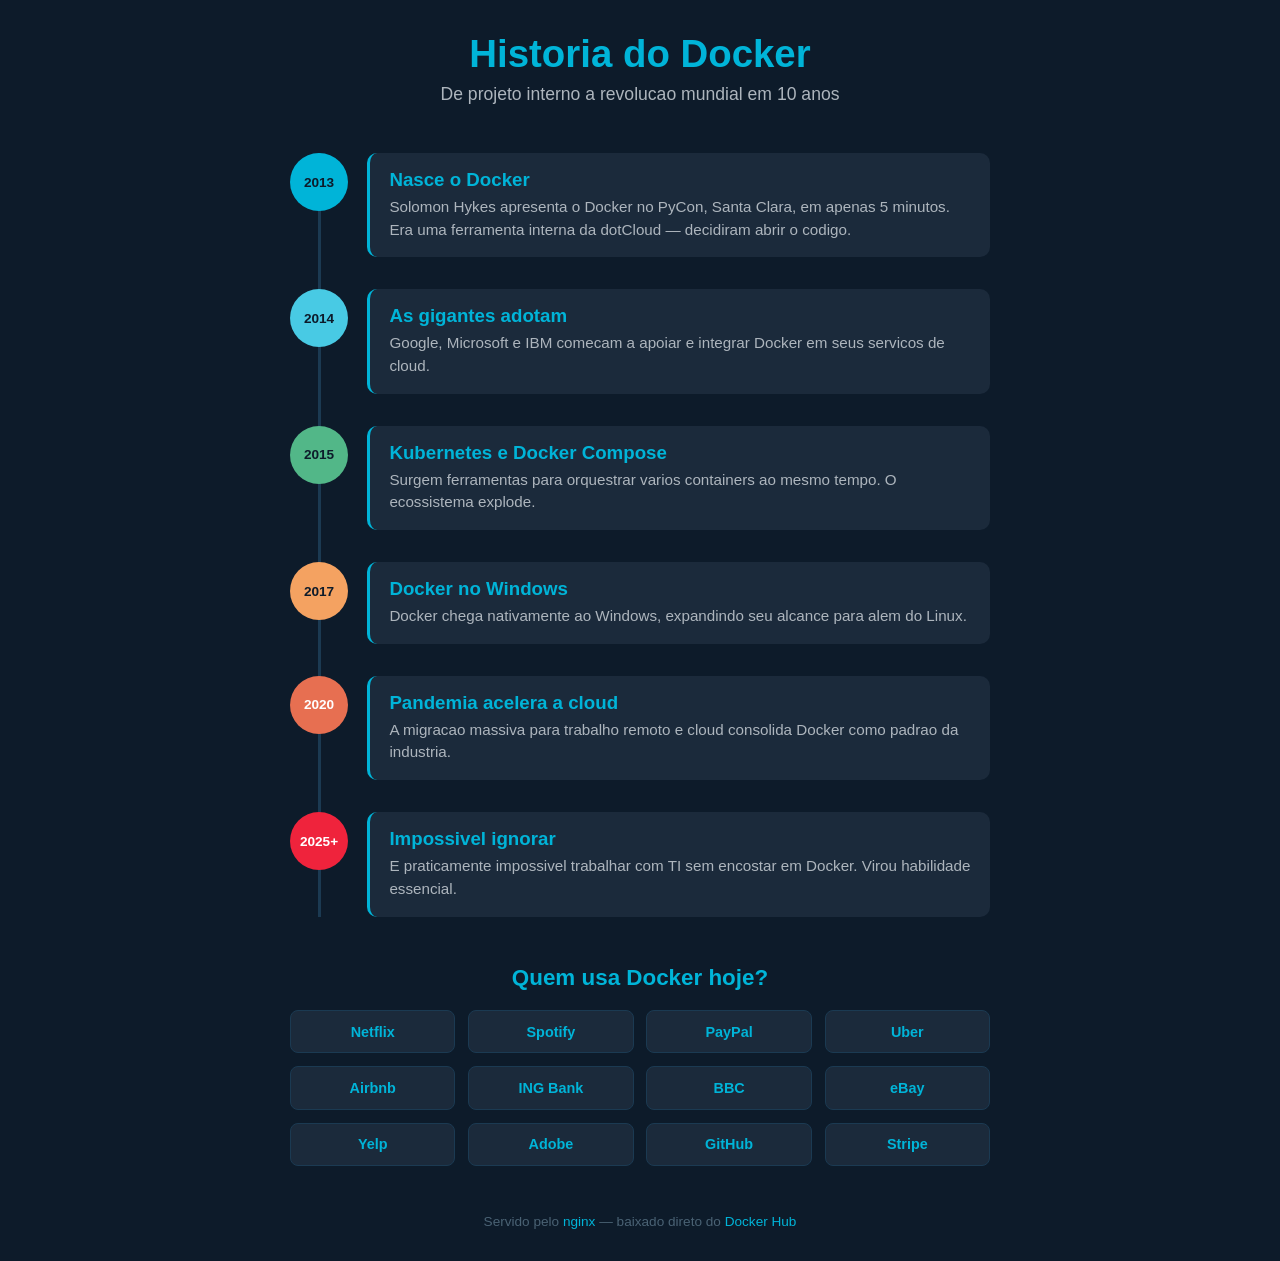
<file: capitulo-02/index.html>
<!DOCTYPE html>
<html lang="pt-BR">
<head>
  <meta charset="UTF-8">
  <meta name="viewport" content="width=device-width, initial-scale=1.0">
  <title>Historia do Docker</title>
  <style>
    * { box-sizing: border-box; margin: 0; padding: 0; }

    body {
      font-family: Arial, sans-serif;
      background: #0d1b2a;
      color: #fff;
      padding: 2rem;
    }

    header { text-align: center; margin-bottom: 3rem; }
    header h1 { color: #00b4d8; font-size: 2.4rem; }
    header p  { color: #adb5bd; margin-top: .5rem; font-size: 1.1rem; }

    /* TIMELINE */
    .timeline {
      position: relative;
      max-width: 700px;
      margin: 0 auto 3rem;
    }
    .timeline::before {
      content: '';
      position: absolute;
      left: 28px;
      top: 0; bottom: 0;
      width: 3px;
      background: #1b3a52;
    }
    .evento {
      display: flex;
      align-items: flex-start;
      gap: 1.2rem;
      margin-bottom: 2rem;
      position: relative;
    }
    .bolinha {
      min-width: 58px;
      height: 58px;
      border-radius: 50%;
      display: flex;
      align-items: center;
      justify-content: center;
      font-weight: bold;
      font-size: .85rem;
      z-index: 1;
    }
    .ano-2013 { background: #00b4d8; color: #0d1b2a; }
    .ano-2014 { background: #48cae4; color: #0d1b2a; }
    .ano-2015 { background: #52b788; color: #0d1b2a; }
    .ano-2017 { background: #f4a261; color: #0d1b2a; }
    .ano-2020 { background: #e76f51; color: #fff; }
    .ano-2025 { background: #ef233c; color: #fff; }

    .conteudo {
      background: #1b2a3b;
      border-radius: 10px;
      padding: 1rem 1.2rem;
      flex: 1;
      border-left: 3px solid #00b4d8;
    }
    .conteudo h3 { color: #00b4d8; margin-bottom: .3rem; }
    .conteudo p  { color: #adb5bd; font-size: .95rem; line-height: 1.5; }

    /* EMPRESAS */
    .empresas { max-width: 700px; margin: 0 auto 3rem; }
    .empresas h2 { color: #00b4d8; text-align: center; margin-bottom: 1.2rem; font-size: 1.4rem; }
    .grid {
      display: grid;
      grid-template-columns: repeat(4, 1fr);
      gap: .8rem;
    }
    .empresa {
      background: #1b2a3b;
      border: 1px solid #1b3a52;
      border-radius: 8px;
      padding: .8rem;
      text-align: center;
      color: #00b4d8;
      font-weight: bold;
      font-size: .9rem;
    }

    footer {
      text-align: center;
      color: #4a6274;
      font-size: .85rem;
      margin-top: 2rem;
    }
    footer span { color: #00b4d8; }
  </style>
</head>
<body>

  <header>
    <h1>Historia do Docker</h1>
    <p>De projeto interno a revolucao mundial em 10 anos</p>
  </header>

  <div class="timeline">

    <div class="evento">
      <div class="bolinha ano-2013">2013</div>
      <div class="conteudo">
        <h3>Nasce o Docker</h3>
        <p>Solomon Hykes apresenta o Docker no PyCon, Santa Clara, em apenas 5 minutos. Era uma ferramenta interna da dotCloud — decidiram abrir o codigo.</p>
      </div>
    </div>

    <div class="evento">
      <div class="bolinha ano-2014">2014</div>
      <div class="conteudo">
        <h3>As gigantes adotam</h3>
        <p>Google, Microsoft e IBM comecam a apoiar e integrar Docker em seus servicos de cloud.</p>
      </div>
    </div>

    <div class="evento">
      <div class="bolinha ano-2015">2015</div>
      <div class="conteudo">
        <h3>Kubernetes e Docker Compose</h3>
        <p>Surgem ferramentas para orquestrar varios containers ao mesmo tempo. O ecossistema explode.</p>
      </div>
    </div>

    <div class="evento">
      <div class="bolinha ano-2017">2017</div>
      <div class="conteudo">
        <h3>Docker no Windows</h3>
        <p>Docker chega nativamente ao Windows, expandindo seu alcance para alem do Linux.</p>
      </div>
    </div>

    <div class="evento">
      <div class="bolinha ano-2020">2020</div>
      <div class="conteudo">
        <h3>Pandemia acelera a cloud</h3>
        <p>A migracao massiva para trabalho remoto e cloud consolida Docker como padrao da industria.</p>
      </div>
    </div>

    <div class="evento">
      <div class="bolinha ano-2025">2025+</div>
      <div class="conteudo">
        <h3>Impossivel ignorar</h3>
        <p>E praticamente impossivel trabalhar com TI sem encostar em Docker. Virou habilidade essencial.</p>
      </div>
    </div>

  </div>

  <div class="empresas">
    <h2>Quem usa Docker hoje?</h2>
    <div class="grid">
      <div class="empresa">Netflix</div>
      <div class="empresa">Spotify</div>
      <div class="empresa">PayPal</div>
      <div class="empresa">Uber</div>
      <div class="empresa">Airbnb</div>
      <div class="empresa">ING Bank</div>
      <div class="empresa">BBC</div>
      <div class="empresa">eBay</div>
      <div class="empresa">Yelp</div>
      <div class="empresa">Adobe</div>
      <div class="empresa">GitHub</div>
      <div class="empresa">Stripe</div>
    </div>
  </div>

  <footer>
    Servido pelo <span>nginx</span> — baixado direto do <span>Docker Hub</span>
  </footer>

</body>
</html>
</file>
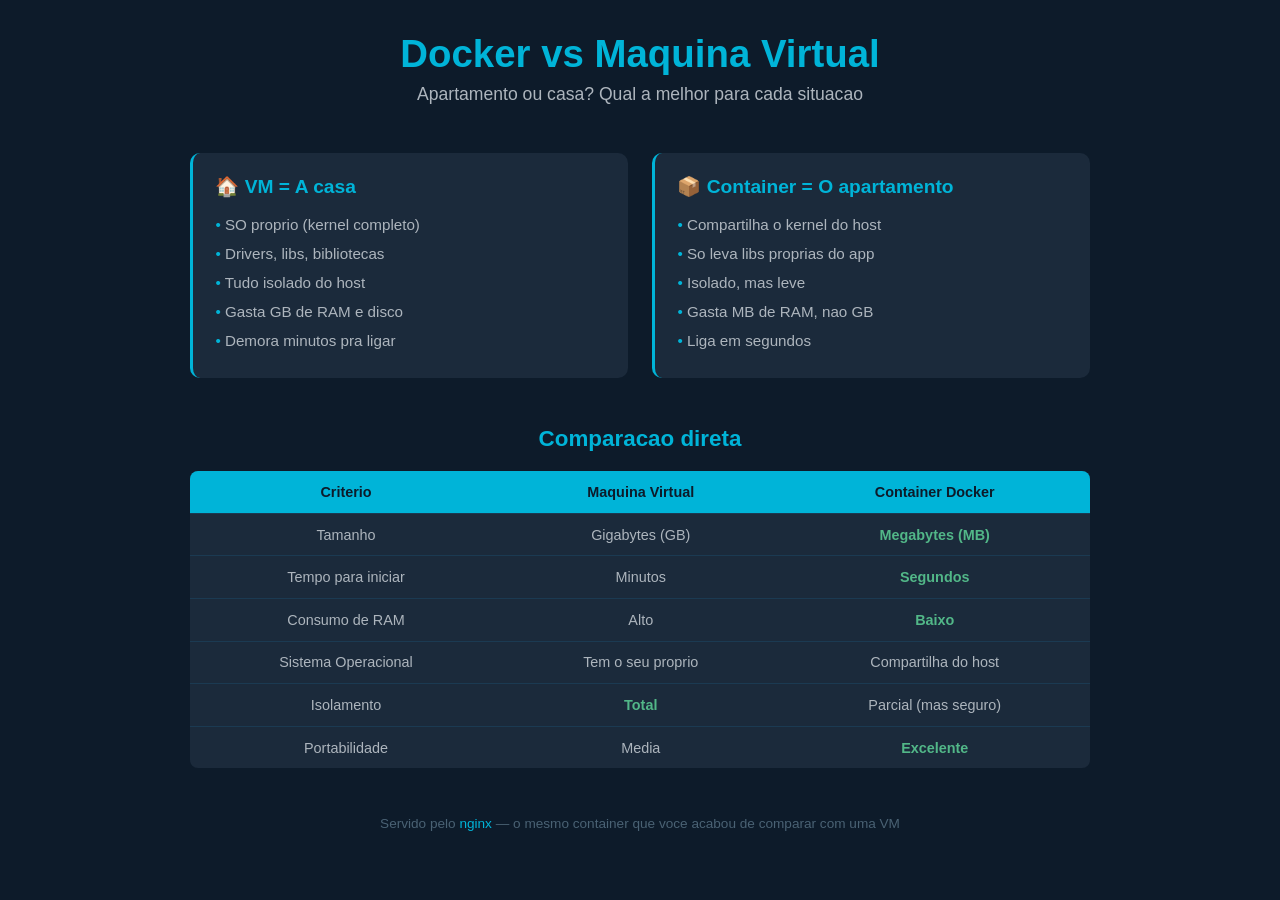
<file: capitulo-03/index.html>
<!DOCTYPE html>
<html lang="pt-BR">
<head>
  <meta charset="UTF-8">
  <meta name="viewport" content="width=device-width, initial-scale=1.0">
  <title>Docker vs Maquina Virtual</title>
  <style>
    * { box-sizing: border-box; margin: 0; padding: 0; }

    body {
      font-family: Arial, sans-serif;
      background: #0d1b2a;
      color: #fff;
      padding: 2rem;
    }

    header { text-align: center; margin-bottom: 3rem; }
    header h1 { color: #00b4d8; font-size: 2.4rem; }
    header p  { color: #adb5bd; margin-top: .5rem; font-size: 1.1rem; }

    .colunas {
      max-width: 900px;
      margin: 0 auto 3rem;
      display: grid;
      grid-template-columns: 1fr 1fr;
      gap: 1.5rem;
    }
    .card {
      background: #1b2a3b;
      border-radius: 10px;
      padding: 1.4rem;
      border-left: 3px solid #00b4d8;
    }
    .card h2 { color: #00b4d8; margin-bottom: .8rem; font-size: 1.2rem; }
    .card ul { list-style: none; color: #adb5bd; font-size: .95rem; line-height: 1.9; }
    .card ul li::before { content: "• "; color: #00b4d8; }

    .tabela { max-width: 900px; margin: 0 auto 3rem; }
    .tabela h2 { color: #00b4d8; text-align: center; margin-bottom: 1.2rem; font-size: 1.4rem; }
    table { width: 100%; border-collapse: collapse; background: #1b2a3b; border-radius: 8px; overflow: hidden; }
    th, td { padding: .8rem 1rem; text-align: center; font-size: .9rem; }
    th { background: #00b4d8; color: #0d1b2a; }
    td { border-top: 1px solid #1b3a52; color: #adb5bd; }
    td.destaque { color: #52b788; font-weight: bold; }

    footer {
      text-align: center;
      color: #4a6274;
      font-size: .85rem;
      margin-top: 2rem;
    }
    footer span { color: #00b4d8; }
  </style>
</head>
<body>

  <header>
    <h1>Docker vs Maquina Virtual</h1>
    <p>Apartamento ou casa? Qual a melhor para cada situacao</p>
  </header>

  <div class="colunas">
    <div class="card">
      <h2>🏠 VM = A casa</h2>
      <ul>
        <li>SO proprio (kernel completo)</li>
        <li>Drivers, libs, bibliotecas</li>
        <li>Tudo isolado do host</li>
        <li>Gasta GB de RAM e disco</li>
        <li>Demora minutos pra ligar</li>
      </ul>
    </div>
    <div class="card">
      <h2>📦 Container = O apartamento</h2>
      <ul>
        <li>Compartilha o kernel do host</li>
        <li>So leva libs proprias do app</li>
        <li>Isolado, mas leve</li>
        <li>Gasta MB de RAM, nao GB</li>
        <li>Liga em segundos</li>
      </ul>
    </div>
  </div>

  <div class="tabela">
    <h2>Comparacao direta</h2>
    <table>
      <tr><th>Criterio</th><th>Maquina Virtual</th><th>Container Docker</th></tr>
      <tr><td>Tamanho</td><td>Gigabytes (GB)</td><td class="destaque">Megabytes (MB)</td></tr>
      <tr><td>Tempo para iniciar</td><td>Minutos</td><td class="destaque">Segundos</td></tr>
      <tr><td>Consumo de RAM</td><td>Alto</td><td class="destaque">Baixo</td></tr>
      <tr><td>Sistema Operacional</td><td>Tem o seu proprio</td><td>Compartilha do host</td></tr>
      <tr><td>Isolamento</td><td class="destaque">Total</td><td>Parcial (mas seguro)</td></tr>
      <tr><td>Portabilidade</td><td>Media</td><td class="destaque">Excelente</td></tr>
    </table>
  </div>

  <footer>
    Servido pelo <span>nginx</span> — o mesmo container que voce acabou de comparar com uma VM
  </footer>

</body>
</html>
</file>
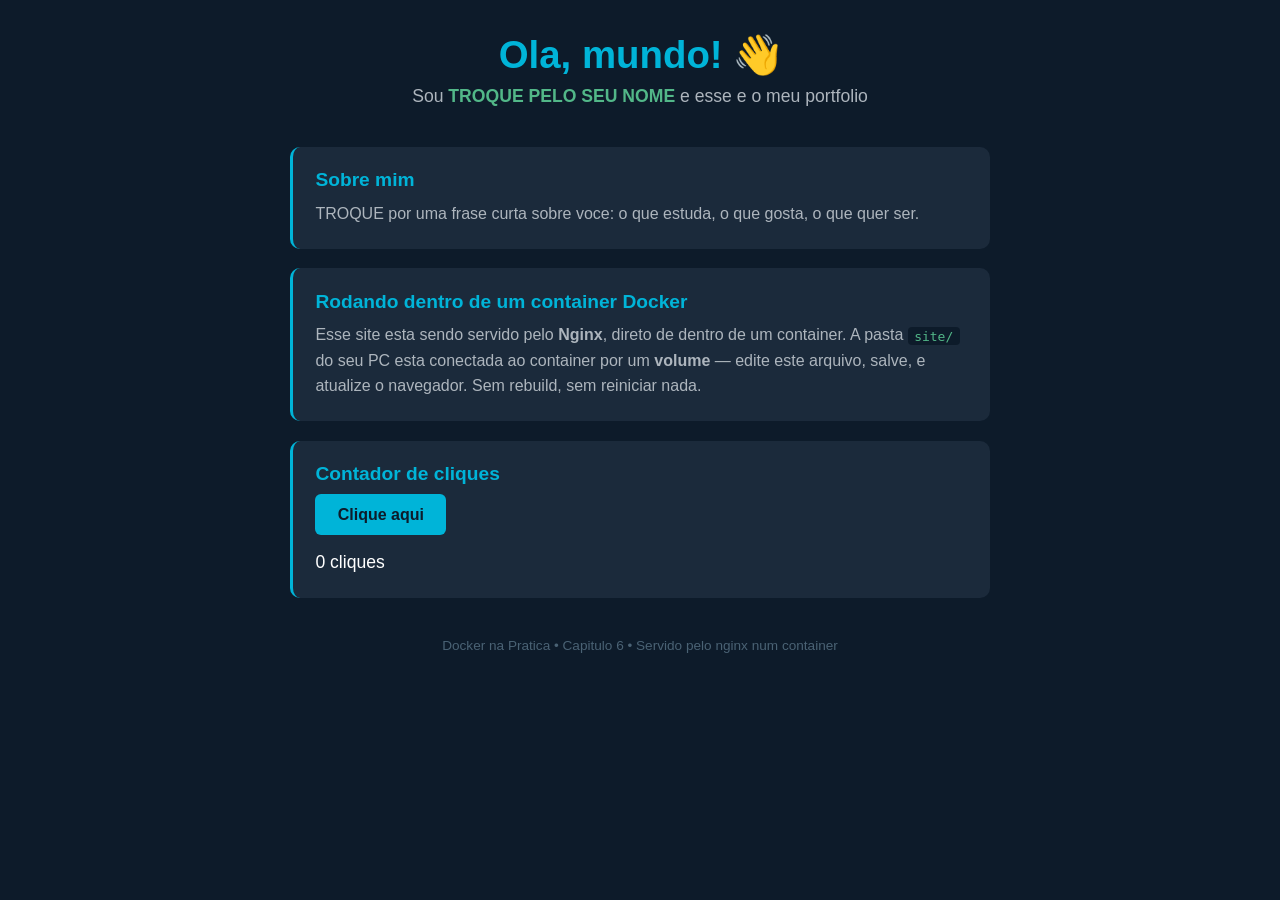
<file: capitulo-06/site/index.html>
<!DOCTYPE html>
<html lang="pt-BR">
<head>
  <meta charset="UTF-8">
  <meta name="viewport" content="width=device-width, initial-scale=1.0">
  <title>Meu Portfolio</title>
  <link rel="stylesheet" href="style.css">
</head>
<body>

  <header>
    <h1>Ola, mundo! 👋</h1>
    <p class="subtitulo">Sou <span id="nome">TROQUE PELO SEU NOME</span> e esse e o meu portfolio</p>
  </header>

  <main>
    <section class="card">
      <h2>Sobre mim</h2>
      <p>TROQUE por uma frase curta sobre voce: o que estuda, o que gosta,
         o que quer ser.</p>
    </section>

    <section class="card">
      <h2>Rodando dentro de um container Docker</h2>
      <p>Esse site esta sendo servido pelo <strong>Nginx</strong>, direto
         de dentro de um container. A pasta <code>site/</code> do seu PC
         esta conectada ao container por um <strong>volume</strong> — edite
         este arquivo, salve, e atualize o navegador. Sem rebuild, sem
         reiniciar nada.</p>
    </section>

    <section class="card">
      <h2>Contador de cliques</h2>
      <button id="botao">Clique aqui</button>
      <p id="contador">0 cliques</p>
    </section>
  </main>

  <footer>
    <p>Docker na Pratica • Capitulo 6 • Servido pelo nginx num container</p>
  </footer>

  <script src="script.js"></script>
</body>
</html>
</file>
<file: capitulo-06/site/style.css>
* {
  box-sizing: border-box;
  margin: 0;
  padding: 0;
}

body {
  font-family: Arial, sans-serif;
  background: #0d1b2a;
  color: #fff;
  padding: 2rem;
}

header {
  text-align: center;
  margin-bottom: 2.5rem;
}

header h1 {
  color: #00b4d8;
  font-size: 2.4rem;
}

.subtitulo {
  color: #adb5bd;
  margin-top: .5rem;
  font-size: 1.1rem;
}

#nome {
  color: #52b788;
  font-weight: bold;
}

main {
  max-width: 700px;
  margin: 0 auto;
  display: flex;
  flex-direction: column;
  gap: 1.2rem;
}

.card {
  background: #1b2a3b;
  border-radius: 10px;
  padding: 1.4rem;
  border-left: 3px solid #00b4d8;
}

.card h2 {
  color: #00b4d8;
  margin-bottom: .6rem;
  font-size: 1.2rem;
}

.card p {
  color: #adb5bd;
  line-height: 1.6;
}

.card code {
  background: #0d1b2a;
  padding: .1rem .4rem;
  border-radius: 4px;
  color: #52b788;
}

button {
  background: #00b4d8;
  color: #0d1b2a;
  border: none;
  padding: .7rem 1.4rem;
  border-radius: 6px;
  font-weight: bold;
  font-size: 1rem;
  cursor: pointer;
  margin-bottom: .8rem;
}

button:hover {
  background: #48cae4;
}

#contador {
  color: #fff;
  font-size: 1.1rem;
}

footer {
  text-align: center;
  color: #4a6274;
  font-size: .85rem;
  margin-top: 2.5rem;
}
</file>
